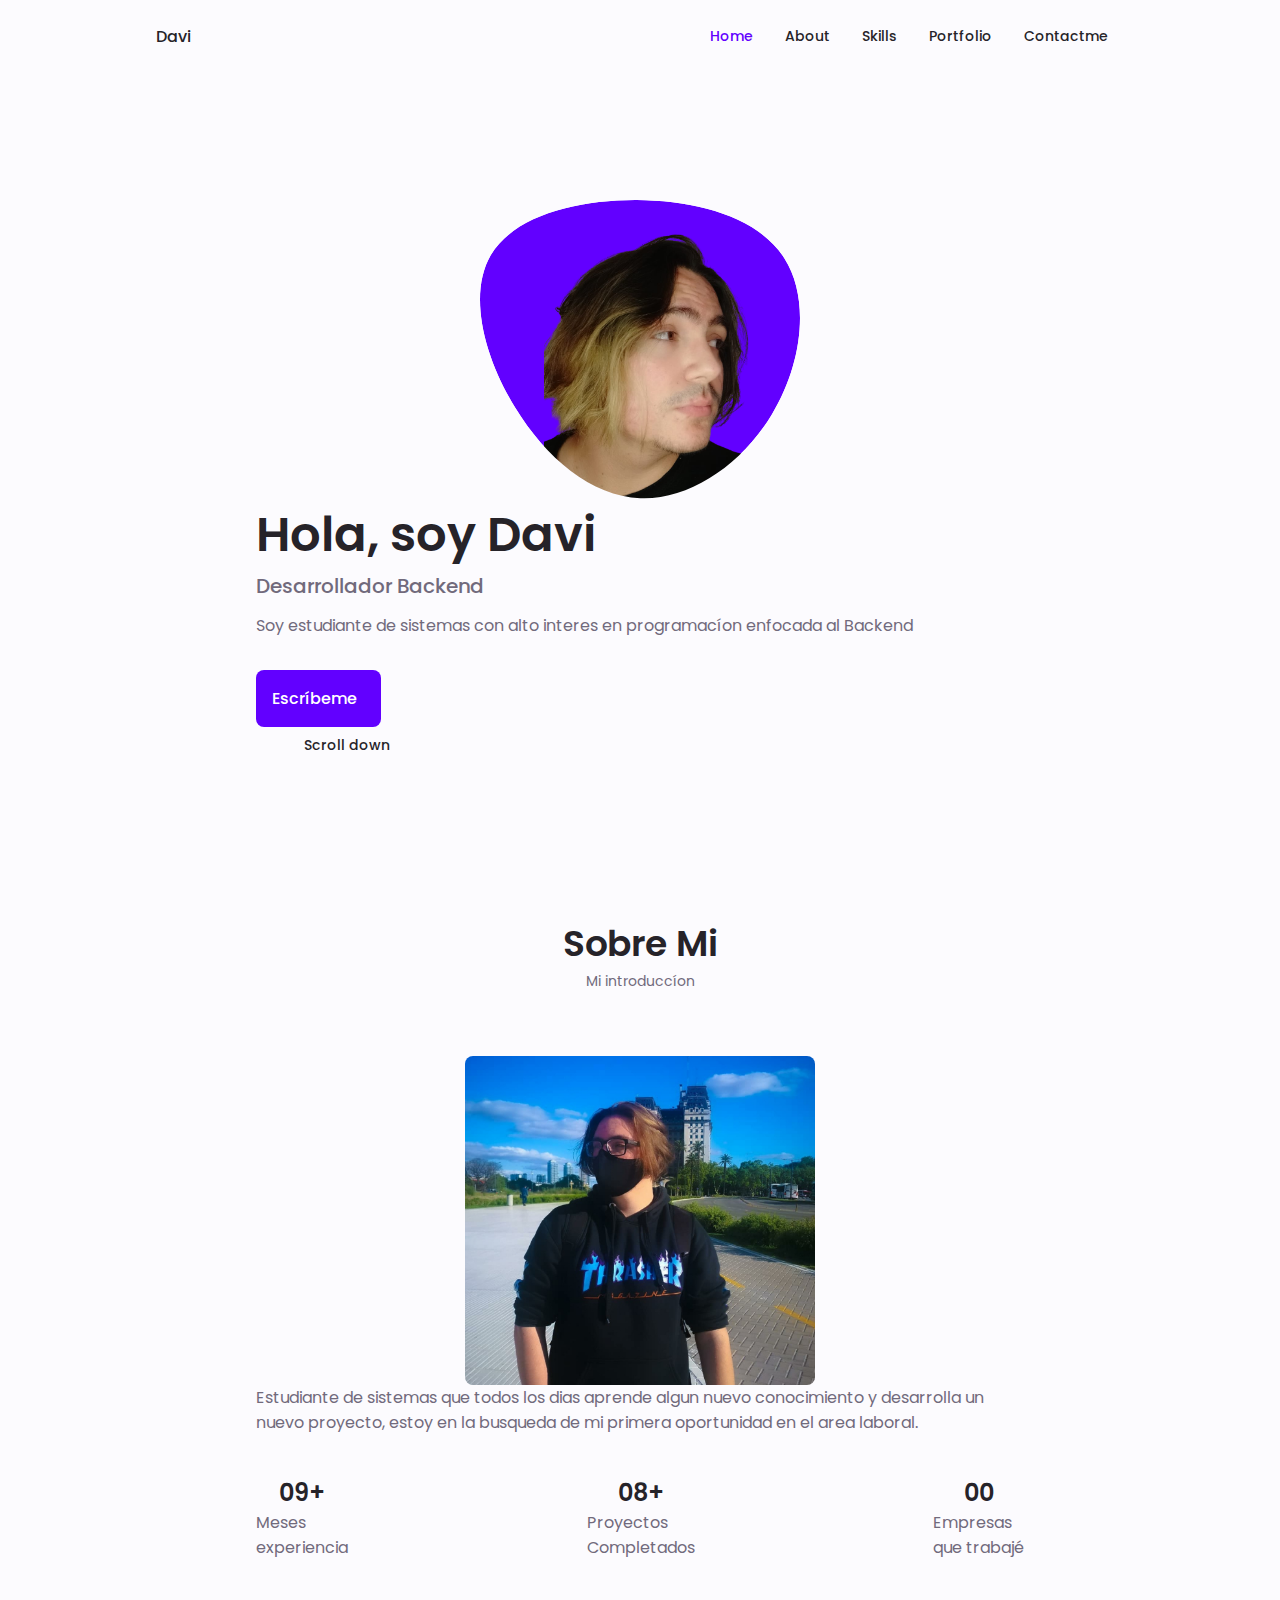
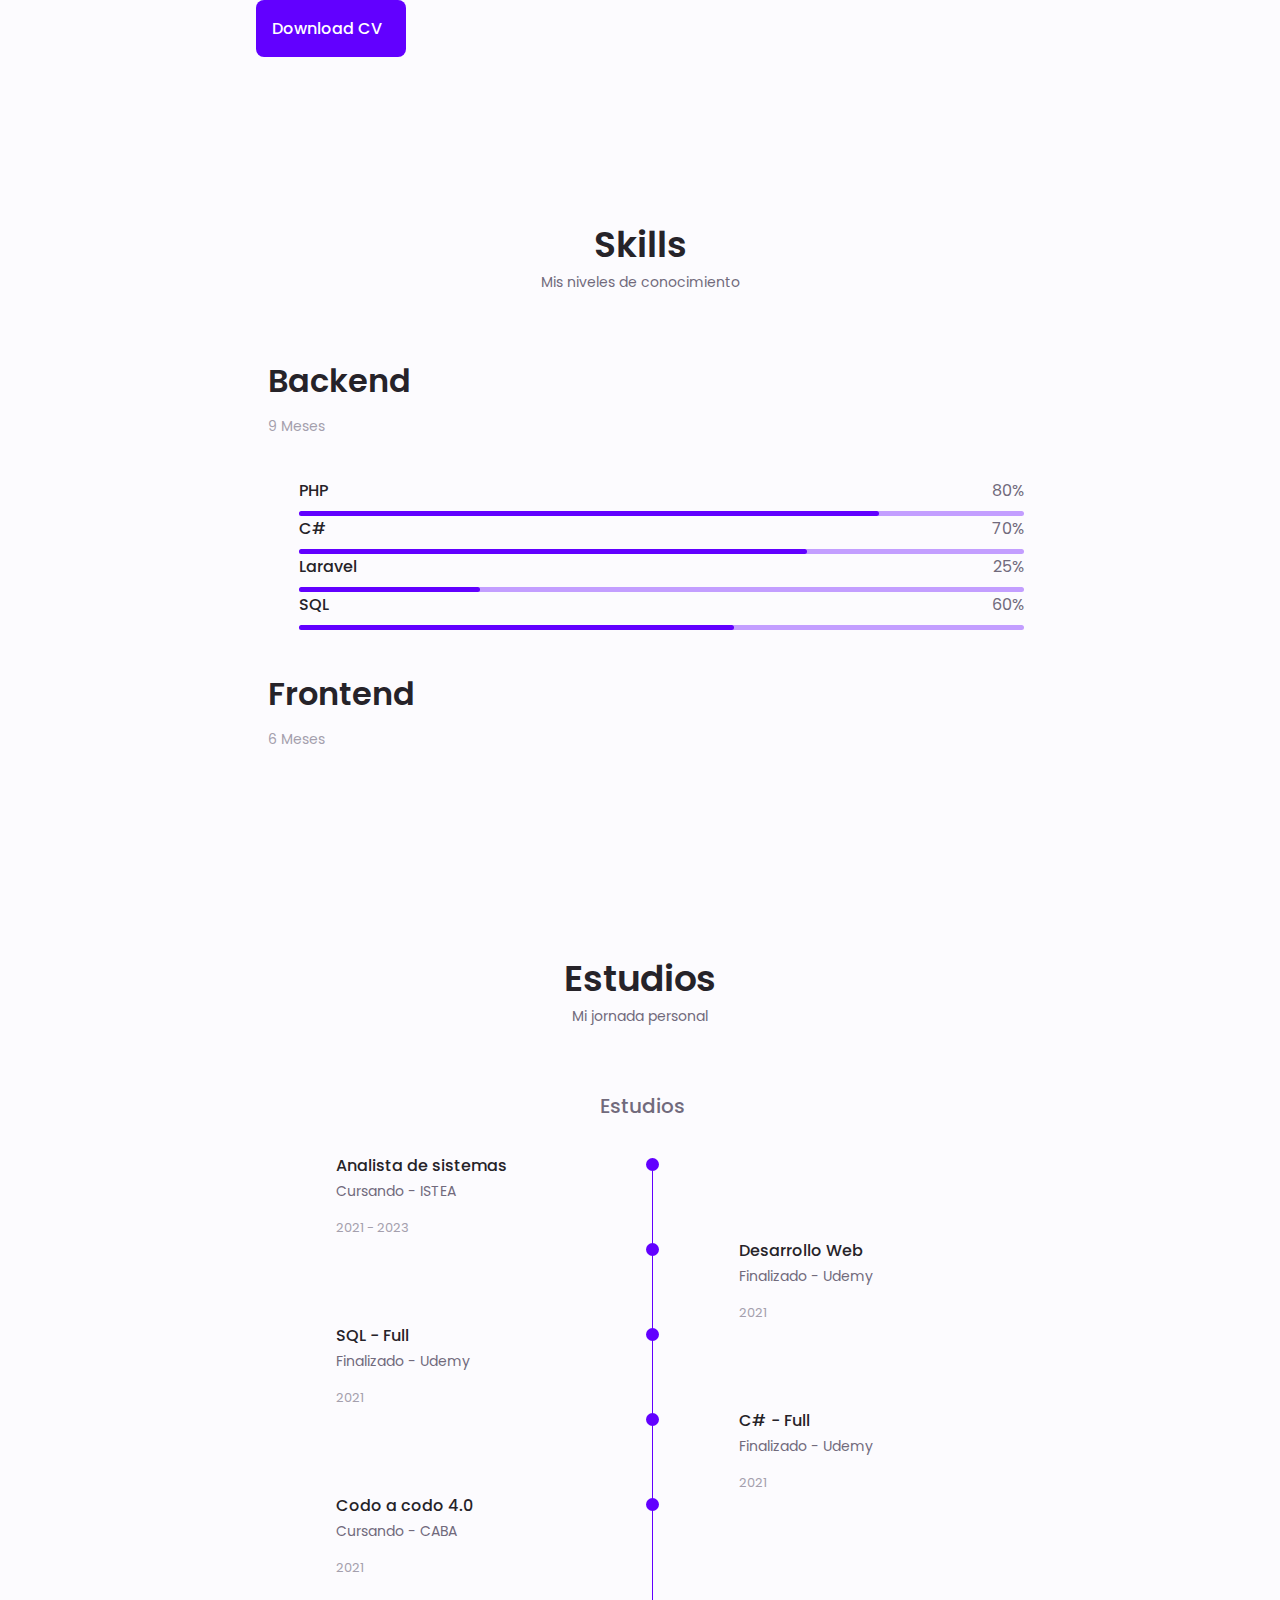
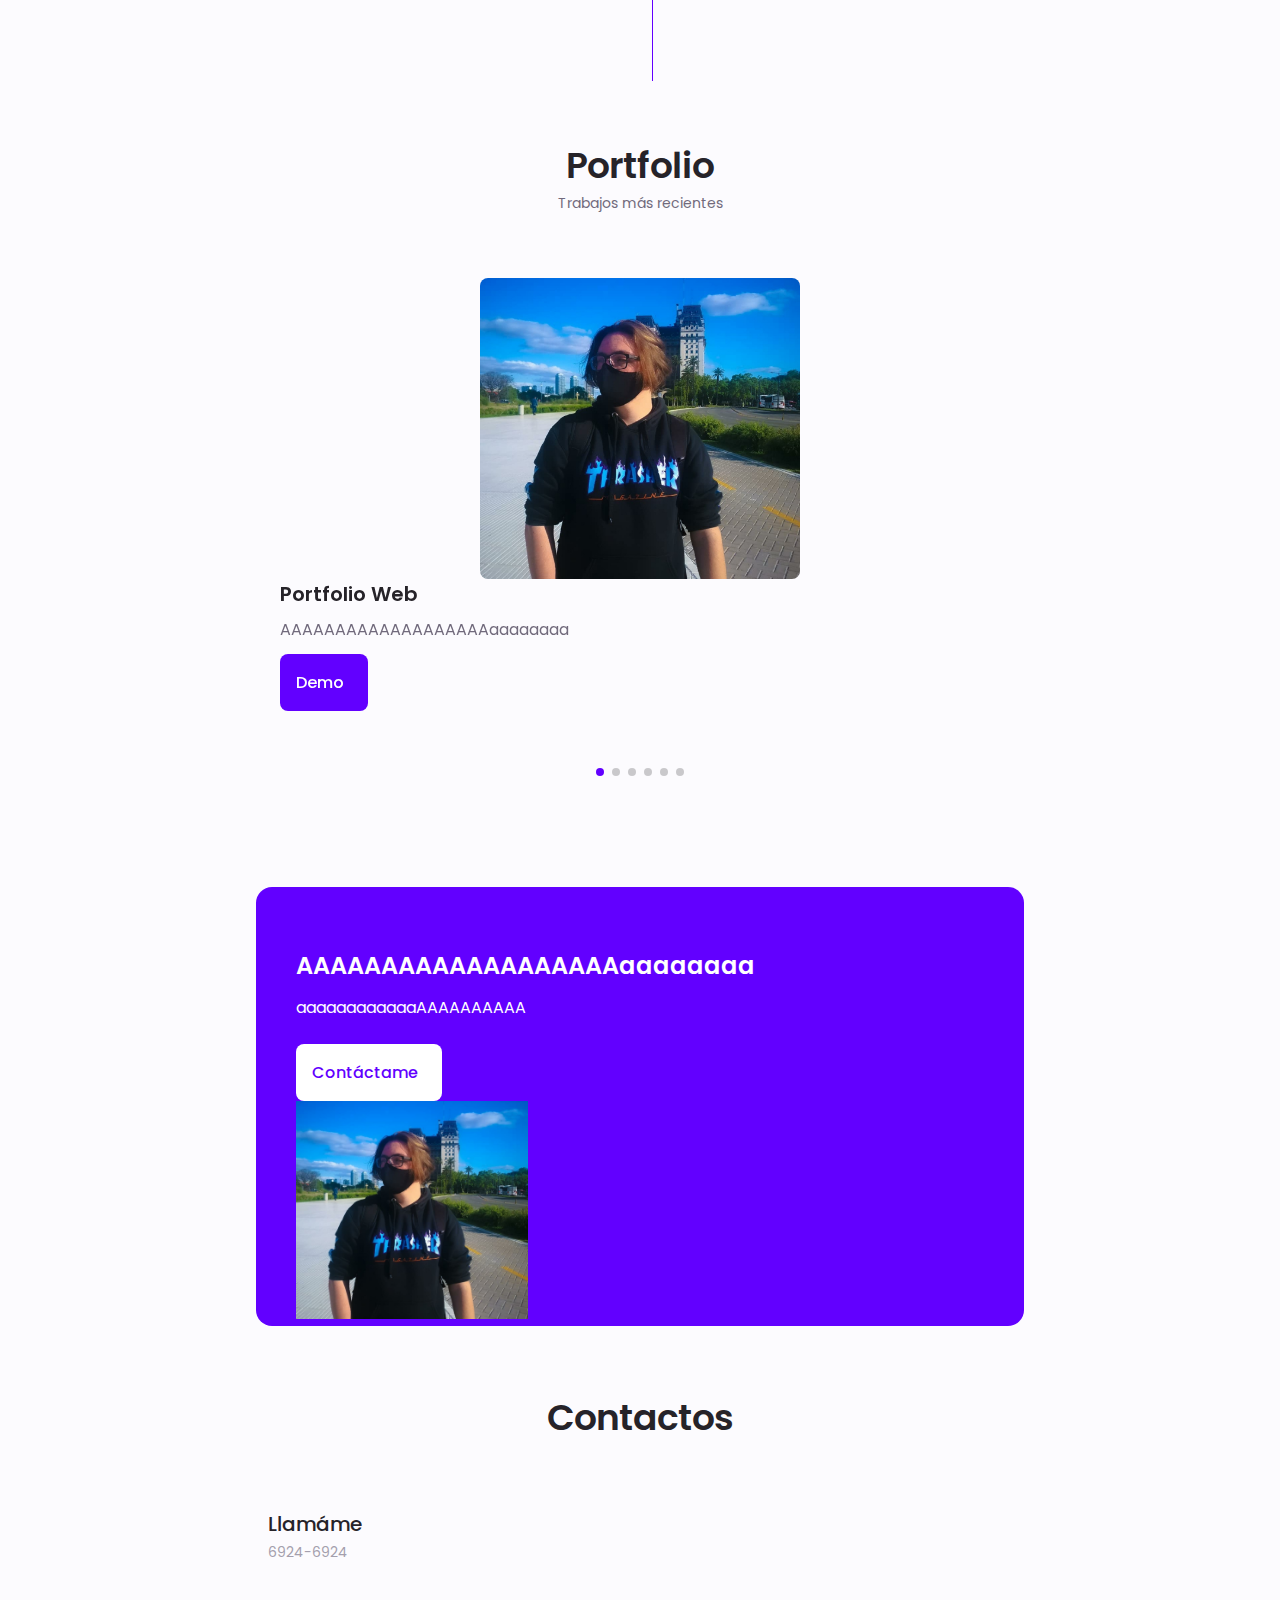
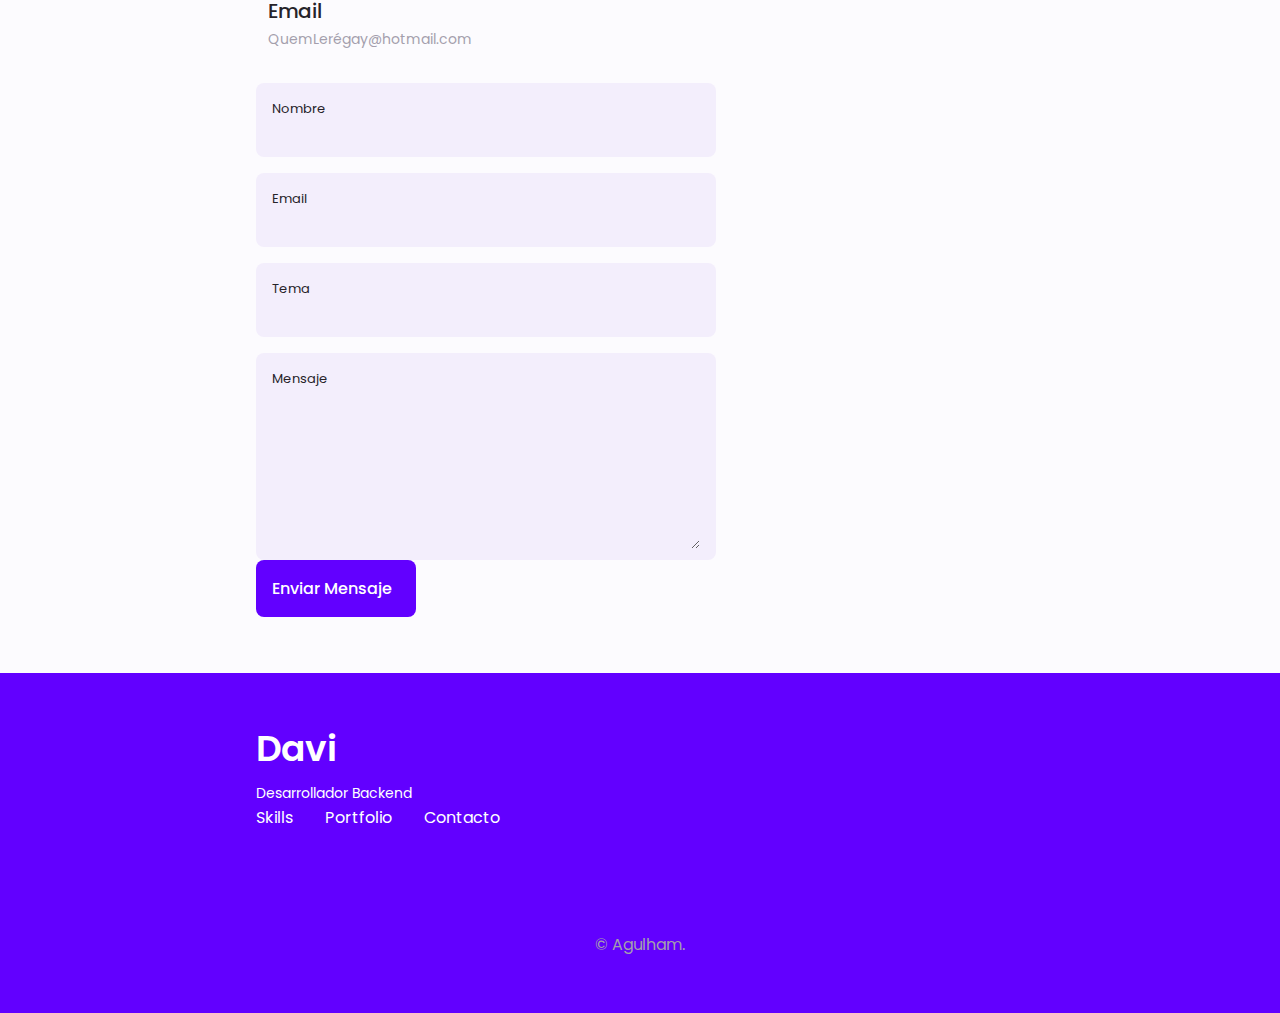
<file: Portfolio web/index.html>
<!DOCTYPE html>
<html lang="en">
<head>
    <meta charset="UTF-8">
    <meta name="viewport" content="width=device-width, initial-scale=1.0">
    
    <!--====================== Unicons ===============-->
    <link rel="stylesheet" href="https://unicons.iconscout.com/release/v4.0.0/css/line.css">

    <!--===================== Swiper Css =============-->
    <link rel="stylesheet" href="assets/css/swiper-bundle.min.css">

    <!--===================== Css ====================-->
    <link rel="stylesheet" href="assets/css/styles.css"> 
    
    <title>Mi Portfolio</title>
</head>
<body>
    <!--===================== Header ====================-->
    <header class="header" id="header">
        <nav class="nav container">
            <a href="#" class="nav__logo">Davi</a>

            <div class="nav__menu" id="nav-menu">
                <ul class="nav__list grid">
                  <li class="nav__item">
                      <a href="#home" class="nav__link active-link">
                        <i class="uil uil-estate nav__icon"></i> Home
                      </a>
                  </li>
                  <li class="nav__item">
                    <a href="#about" class="nav__link">
                        <i class="uil uil-user nav__icon"></i> About
                    </a>
                </li>
                <li class="nav__item">
                    <a href="#skills" class="nav__link">
                        <i class="uil uil-file-alt nav__icon"></i> Skills
                    </a>
                </li>             
                <li class="nav__item">
                    <a href="#portfolio" class="nav__link">
                        <i class="uil uil-scenery nav__icon"></i> Portfolio
                    </a>
                </li>
                <li class="nav__item">
                    <a href="#contact" class="nav__link">
                        <i class="uil uil-message nav__icon"></i> Contactme
                    </a>
                </li>
                </ul>
                <i class="uil uil-times nav__close" id="nav-close"></i>
            </div>

            <div class="nav__btns">
                <!-- Theme change button -->
                <i class="uil uil-moon change-theme" id="theme-button"></i>


                <div class="nav__toggle" id="nav-toggle">
                    <i class="uil uil-apps"></i>
                </div>
            </div>           
        </nav>
    </header>

    <!--===================== Main =====================-->
    <main class="main">
        <!--==================== HOME =======================-->
        <section class="home section" id="home">
            <div class="home__container container grid">
                <div class="home__content grid">
                    <div class="home__social">
                        <a href="https://www.linkedin.com/in/davi-agulham-7669a9204/" target="_blank" class="home__social-icon">
                            <i class="uil uil-linkedin-alt"></i>
                        </a>

                        <a href="https://github.com/DaviAgulham" target="_blank" class="home__social-icon">
                            <i class="uil uil-github-alt"></i>
                        </a>
                    </div>
                    <!--FOTO DE PERFIL ARRUMA ESSA CARALHA FILHO DA PUTA-->
                    <div class="home__img">
                        <svg class="home__blob" viewBox="0 0 200 187" xmlns="http://www.w3.org/2000/svg" xmlns:xlink="http://www.w3.org/1999/xlink">
                            <mask id="mask0" mask-type="alpha">
                                <path d="M190.312 36.4879C206.582 62.1187 201.309 102.826 182.328 134.186C163.346 165.547 
                                130.807 187.559 100.226 186.353C69.6454 185.297 41.0228 161.023 21.7403 129.362C2.45775 
                                97.8511 -7.48481 59.1033 6.67581 34.5279C20.9871 10.1032 59.7028 -0.149132 97.9666 
                                0.00163737C136.23 0.303176 174.193 10.857 190.312 36.4879Z"/>
                            </mask>
                            <g mask="url(#mask0)">
                                <path d="M190.312 36.4879C206.582 62.1187 201.309 102.826 182.328 134.186C163.346 
                                165.547 130.807 187.559 100.226 186.353C69.6454 185.297 41.0228 161.023 21.7403 
                                129.362C2.45775 97.8511 -7.48481 59.1033 6.67581 34.5279C20.9871 10.1032 59.7028 
                                -0.149132 97.9666 0.00163737C136.23 0.303176 174.193 10.857 190.312 36.4879Z"/>

                                <image class="home__blob-img" x='40' y='-31' xlink:href="assets/img/foto3.png"/>
                            </g>
                        </svg>                       
                    </div>

                    <div class="home__data">
                        <h1 class="home__title">Hola, soy Davi</h1>
                        <h3 class="home__subtitle">Desarrollador Backend</h3>
                        <p class="home__description">Soy estudiante de sistemas con alto interes en programacíon enfocada al Backend</p>
                        <a href="#contact" class="button button--flex">             
                            Escríbeme<i class="uil uil-message-message button__icon"></i>
                        </a>
                    </div>
                </div>

                <div class="home__scroll">
                    <a href="#about" class="home__scroll-button button--flex">
                        <i class="uil uil-mouse-alt-2 home__scroll-mouse"></i>
                        <span class="home__scroll-name">Scroll down</span>
                        <i class="uil uil-arrow-down home__scroll-arrow"></i>
                    </a>
                </div>     
            </div>
        </section>

        <!--====================== ABOUT =======================-->
        <section class="about section" id="about">
            <h2 class="section__title">Sobre Mi</h2>
            <span class="section__subtitle">Mi introduccíon</span>

            <div class="about__container container grid">
                <img src="assets/img/foto4.jpg" alt="" class="about__img">

                <div class="about__data">
                    <p class="about__description">
                        Estudiante de sistemas que todos los dias aprende algun nuevo conocimiento
                         y desarrolla un nuevo proyecto, estoy en la busqueda de mi primera oportunidad
                         en el area laboral.
                    </p>
                    <div class="about__info">
                        <div>
                            <span class="about__info-title">09+</span>
                            <span class="abou__info-name">Meses <br> experiencia</span>
                        </div>

                        <div>
                            <span class="about__info-title">08+</span>
                            <span class="abou__info-name">Proyectos <br> Completados</span>
                        </div>

                        <div>
                            <span class="about__info-title">00</span>
                            <span class="abou__info-name">Empresas <br> que trabajé</span>
                        </div>
                    </div>

                    <div class="about__buttons">
                        <a download="" href="assets/pdf/CvDaviAgulham.pdf" class="button button--flex">
                            Download CV<i class="uil uil-download-alt button__icon"></i>
                        </a>
                    </div>
                </div>
            </div>
        </section>

        <!--====================== SKILLS =======================-->
        <section class="skills section" id="skills">
            <h2 class="section__title">Skills</h2>
            <span class="section__subtitle">Mis niveles de conocimiento</span>

            <div class="skills__container container grid">
                <div>
                    <!--====================== SKILLS 1=======================-->
                    <div class="skills__content skills__open">
                        <div class="skills__header">
                            <i class="uil uil-server skills__icon"></i>

                            <div>
                                <h1 class="skills__titles">Backend</h1>
                                <span class="skills__subtitle">9 Meses</span>
                            </div>

                            <i class="uil uil-angle-down skills__arrow"></i>
                         </div>

                         <div class="skills__list grid">
                             <div class="skills__data">
                                 <div class="skills__titles">
                                     <h3 class="skills__name">PHP</h3>
                                     <span class="skills__number">80%</span>
                                 </div>
                                 <div class="skills__bar">
                                     <span class="skills__percentage skills__php"></span>
                                 </div>
                             </div>

                             <div class="skills__data">
                                <div class="skills__titles">
                                    <h3 class="skills__name">C#</h3>
                                    <span class="skills__number">70%</span>
                                </div>
                                <div class="skills__bar">
                                    <span class="skills__percentage skills__csharp"></span>
                                </div>
                            </div>

                            <div class="skills__data">
                                <div class="skills__titles">
                                    <h3 class="skills__name">Laravel</h3>
                                    <span class="skills__number">25%</span>
                                </div>
                                <div class="skills__bar">
                                    <span class="skills__percentage skills__laravel"></span>
                                </div>
                            </div>

                            <div class="skills__data">
                                <div class="skills__titles">
                                    <h3 class="skills__name">SQL</h3>
                                    <span class="skills__number">60%</span>
                                </div>
                                <div class="skills__bar">
                                    <span class="skills__percentage skills__sql"></span>
                                </div>
                            </div>

                         </div>
                    </div>
                    <!--====================== SKILLS 2=======================-->
                    <div class="skills__content skills__close">
                        <div class="skills__header">
                            <i class="uil uil-brackets-curly skills__icon"></i>

                            <div>
                                <h1 class="skills__titles">Frontend</h1>
                                <span class="skills__subtitle">6 Meses</span>
                            </div>

                            <i class="uil uil-angle-down skills__arrow"></i>
                         </div>

                         <div class="skills__list grid">
                             <div class="skills__data">
                                 <div class="skills__titles">
                                     <h3 class="skills__name">HTML</h3>
                                     <span class="skills__number">75%</span>
                                 </div>
                                 <div class="skills__bar">
                                     <span class="skills__percentage skills__html"></span>
                                 </div>
                             </div>

                             <div class="skills__data">
                                <div class="skills__titles">
                                    <h3 class="skills__name">CSS</h3>
                                    <span class="skills__number">55%</span>
                                </div>
                                <div class="skills__bar">
                                    <span class="skills__percentage skills__css"></span>
                                </div>
                            </div>

                            <div class="skills__data">
                                <div class="skills__titles">
                                    <h3 class="skills__name">JavaScript</h3>
                                    <span class="skills__number">30%</span>
                                </div>
                                <div class="skills__bar">
                                    <span class="skills__percentage skills__js"></span>
                                </div>
                            </div>

                            <div class="skills__data">
                                <div class="skills__titles">
                                    <h3 class="skills__name">Bootstrap</h3>
                                    <span class="skills__number">40%</span>
                                </div>
                                <div class="skills__bar">
                                    <span class="skills__percentage skills__bootstrap"></span>
                                </div>
                            </div>

                         </div>
                    </div>
                </div>
            </div>
        </section>

        <!--==================== QUALIFICATIONS =================-->
        <section class="qualification section">
            <h2 class="section__title">Estudios</h2>
            <span class="section__subtitle">Mi jornada personal</span>

            <div class="qualification__container container">
                <div class="qualification__tabs">
                    <div class="qualification__button button--flex">
                        <i class="uil uil-graduation-cap qualification__icon"></i>
                        Estudios
                    </div>
                </div>

                <div class="qualification__section">
                    <!--==================== QUALIFICATIONS Contenido =================-->
                    <div class="qualification__content">
                        <!--==================== QUALIFICATION 1 =================-->
                        <div class="qualification__data">
                            <div>
                                <h3 class="qualification__title">Analista de sistemas</h3>
                                <span class="qualification__subtitle">Cursando - ISTEA</span>
                                <div class="qualification__calendar">
                                    <i class="uil uil-schedule"></i>
                                    2021 - 2023
                                </div>                             
                            </div>
                            <div>
                                <span class="qualification__rounder"></span>
                                <span class="qualification__line"></span>
                            </div>
                        </div>

                        <!--==================== QUALIFICATION 2 =================-->
                        <div class="qualification__data">
                            <div></div>

                            <div>
                                <span class="qualification__rounder"></span>
                                <span class="qualification__line"></span>
                            </div>

                            <div>
                                <h3 class="qualification__title">Desarrollo Web</h3>
                                <span class="qualification__subtitle">Finalizado - Udemy</span>
                                <div class="qualification__calendar">
                                    <i class="uil uil-schedule"></i>
                                    2021
                                </div>
                            </div>    
                        </div>

                        <!--==================== QUALIFICATION 3 =================-->
                        <div class="qualification__data">                      
                            <div>
                                <h3 class="qualification__title">SQL - Full</h3>
                                <span class="qualification__subtitle">Finalizado - Udemy</span>
                                <div class="qualification__calendar">
                                    <i class="uil uil-schedule"></i>
                                    2021
                                </div>                             
                            </div>  
                            <div>
                                <span class="qualification__rounder"></span>
                                <span class="qualification__line"></span>
                            </div>                        
                        </div>

                        <!--==================== QUALIFICATION 4 =================-->
                        <div class="qualification__data">
                            <div></div>

                            <div>
                                <span class="qualification__rounder"></span>
                               <!-- <span class="qualification__line"></span> --> 
                            </div>

                            <div>
                                <h3 class="qualification__title">C# - Full</h3>
                                <span class="qualification__subtitle">Finalizado - Udemy</span>
                                <div class="qualification__calendar">
                                    <i class="uil uil-schedule"></i>
                                    2021
                                </div>                            
                            </div>
                        </div>

                        <!--==================== QUALIFICATION 5 =================-->
                        <div class="qualification__data">                          
                            <div>
                                <h3 class="qualification__title">Codo a codo 4.0</h3>
                                <span class="qualification__subtitle">Cursando - CABA</span>
                                <div class="qualification__calendar">
                                    <i class="uil uil-schedule"></i>
                                    2021
                                </div>                                                             
                            </div>

                            <div>
                                <span class="qualification__rounder"></span>
                                <span class="qualification__line"></span>
                            </div>
                        </div>
                    </div>
                </div>
            </div>
        </section>

        <!--====================== SERVICES Futuramente ====================-->


        <!--====================== PORTFOLIO ====================-->
        <section class="portfolio section" id="portfolio">
            <h2 class="section__title">Portfolio</h2>
            <span class="section__subtitle">Trabajos más recientes</span>

            <div class="portfolio__container container swiper-container">
                <div class="swiper-wrapper">
                    <!--====================== PORTFOLIO 1 ====================-->
                    <div class="portfolio__content grid swiper-slide">
                        <img src="assets/img/foto4.jpg" alt="" class="portfolio__img">

                        <div class="portfolio__data">
                            <h3 class="portfolio__title">Portfolio Web</h3>
                            <p class="portfolio__description">AAAAAAAAAAAAAAAAAAAaaaaaaaa</p>
                            <a href="#" class="button button--flex button--small portfolio__button">
                                Demo
                                <i class="uil uil-arrow-right button__icon"></i>
                            </a>
                        </div>
                    </div>
                     <!--====================== PORTFOLIO 2 ====================-->
                     <div class="portfolio__content grid swiper-slide">
                        <img src="assets/img/foto4.jpg" alt="" class="portfolio__img">

                        <div class="portfolio__data">
                            <h3 class="portfolio__title">Formulario del Desarrollador</h3>
                            <p class="portfolio__description">uhsabdiuhasdiashfia</p>
                            <a href="#" class="button button--flex button--small portfolio__button">
                                Demo
                                <i class="uil uil-arrow-right button__icon"></i>
                            </a>
                        </div>
                    </div>
                     <!--====================== PORTFOLIO 3 ====================-->
                     <div class="portfolio__content grid swiper-slide">
                        <img src="assets/img/foto4.jpg" alt="" class="portfolio__img">

                        <div class="portfolio__data">
                            <h3 class="portfolio__title">Formulario de registro PHP</h3>
                            <p class="portfolio__description">uhsabdiuhasdiashfia</p>
                            <a href="#" class="button button--flex button--small portfolio__button">
                                Demo
                                <i class="uil uil-arrow-right button__icon"></i>
                            </a>
                        </div>
                    </div>
                     <!--====================== PORTFOLIO 4 ====================-->
                     <div class="portfolio__content grid swiper-slide">
                        <img src="assets/img/foto4.jpg" alt="" class="portfolio__img">

                        <div class="portfolio__data">
                            <h3 class="portfolio__title">Sistema de Registro c#</h3>
                            <p class="portfolio__description">uhsabdiuhasdiashfia</p>
                            <a href="#" class="button button--flex button--small portfolio__button">
                                Demo
                                <i class="uil uil-arrow-right button__icon"></i>
                            </a>
                        </div>
                    </div>
                     <!--====================== PORTFOLIO 5 ====================-->
                     <div class="portfolio__content grid swiper-slide">
                        <img src="assets/img/foto4.jpg" alt="" class="portfolio__img">

                        <div class="portfolio__data">
                            <h3 class="portfolio__title">Simulador de msn</h3>
                            <p class="portfolio__description">uhsabdiuhasdiashfia</p>
                            <a href="#" class="button button--flex button--small portfolio__button">
                                Demo
                                <i class="uil uil-arrow-right button__icon"></i>
                            </a>
                        </div>
                    </div>
                     <!--====================== PORTFOLIO 6 ====================-->
                     <div class="portfolio__content grid swiper-slide">
                        <img src="assets/img/foto4.jpg" alt="" class="portfolio__img">

                        <div class="portfolio__data">
                            <h3 class="portfolio__title">Juego de la OCA</h3>
                            <p class="portfolio__description">uhsabdiuhasdiashfia</p>
                            <a href="#" class="button button--flex button--small portfolio__button">
                                Demo
                                <i class="uil uil-arrow-right button__icon"></i>
                            </a>
                        </div>
                    </div>
                </div>
                <!--Agregar Arrows-->
                <div class="swiper-button-next">
                    <i class="uil uil-angle-right-b swiper-portfolio-icon"></i>
                </div>
                <div class="swiper-button-prev">
                    <i class="uil uil-angle-left-b swiper-portfolio-icon"></i>
                </div>
                
                <!--Adicionar Pagination-->
                <div class="swiper-pagination"></div>
            </div>
        </section>

        <!--====================== Future Projects ====================-->
        <section class="project section">
            <div class="project__bg">
                <div class="project__container container grid">
                    <div class="project__data">
                        <h2 class="project__title">AAAAAAAAAAAAAAAAAAAaaaaaaaa</h2>
                        <p class="project__description">aaaaaaaaaaaaAAAAAAAAAA</p>
                        <a href="#contact" class="button button--flex button--white">
                            Contáctame
                            <i class="uil uil-message project__icon button__icon"></i>
                        </a>
                    </div>
                    <img src="assets/img/foto4.jpg" alt="" class="project__img">
                </div>
            </div>
        </section>

        <!--====================== Contacto ====================-->
        <section class="contact sesion">
            <h2 class="section__title">Contactos</h2>
            <span class="section__subtitle"></span>

            <div class="contact__container container grid">
                <div>
                    <div class="contact__information">
                        <i class="uil uil-phone contact__icon"></i>

                        <div>
                            <h3 class="contact__title">Llamáme</h3>
                            <span class="contact__subtitle">6924-6924</span>
                        </div>
                    </div>

                    <div class="contact__information">
                        <i class="uil uil-at contact__icon"></i>

                        <div>
                            <h3 class="contact__title">Email</h3>
                            <span class="contact__subtitle">QuemLerégay@hotmail.com</span>
                        </div>
                    </div>      
                </div>
                <form action="" class="contact__form grid">
                    <div class="contact__inputs grid">
                        <div class="contact__content">
                            <label for="" class="contact__label">Nombre</label>
                            <input type="text" class="contact__input">
                        </div>
                        <div class="contact__content">
                            <label for="" class="contact__label">Email</label>
                            <input type="email" class="contact__input">
                        </div>
                    </div>
                    <div class="contact__content">
                        <label for="" class="contact__label">Tema</label>
                        <input type="text" class="contact__input">
                    </div>
                    <div class="contact__content">
                        <label for="" class="contact__label">Mensaje</label>
                        <textarea name="" id="" cols="0" rows="7" class="contact__input"></textarea>
                    </div>

                    <div>
                        <a href="#" class="button button--flex">
                            Enviar Mensaje
                            <i class="uil uil-message button__icon"></i>
                        </a>
                    </div>
                </form>
            </div>
        </section>

    </main>


    <!--===================== Footer ====================-->
    <footer class="footer">
        <div class="footer__bg">
            <div class="footer__container container grid">
               <div>
                   <h1 class="footer__title">Davi</h1>
                   <span class="footer__subtitle">Desarrollador Backend</span>
               </div> 

               <ul class="footer__links">
                   <li>
                    <a href="#skills" class="footer__link">Skills</a>
                   </li>                 
                   <li>
                       <a href="#portfolio" class="footer__link">Portfolio</a>
                   </li>
                   <li>
                       <a href="#contact" class="footer__link">Contacto</a>
                   </li>
               </ul>

               <div class="footer__socials">
                   <a href="https://www.instagram.com/davi_agulham/" target="blank" class="footer__social">
                      <i class="uil uil-instagram"></i>
                   </a>

                   <a href="https://www.linkedin.com/in/davi-agulham-7669a9204/" target="blank" class="footer__social">
                      <i class="uil uil-linkedin"></i>
                   </a>

                   <a href="https://github.com/DaviAgulham" target="blank" class="footer__social">
                      <i class="uil uil-github"></i>
                  </a>
               </div>
            </div>

            <p class="footer__copy">&#169; Agulham.</p>
        </div>
    </footer>

    <!--====================== Scroll Top ====================-->
    <a href="#" class="scrollup" id="scroll-up">
        <i class="uil uil-arrow-up scrollup__icon"></i>
    </a>
    
    <!--===================== Swiper Js ====================-->
    <script src="assets/js/swiper-bundle.min.js"></script>  

    <!--===================== Main Js ====================-->
    <script src="assets/js/main.js"></script>


</body>
</html>
</file>
<file: Portfolio web/assets/css/styles.css>
/*=================== Google Fonts =============*/
@import url('https://fonts.googleapis.com/css2?family=Poppins:wght@400;500;600&display=swap');

/*=================== Variables Css =============*/
:root{
    --header-height: 3rem;

    /*==== Colors ====*/
    /*==== Change color ====*/
    --hue-color: 263; /*Purple 250 - Green 142 - Blue 230 - Pink 340*/

    /* HSL color mode */
    --first-color: hsl(var(--hue-color), 100%, 50%) ;
    --first-color-second: hsl(var(--hue-color), 100%, 50%);
    --first-color-alt: hsl(var(--hue-color), 90%, 45%);
    --first-color-lighter: hsl(var(--hue-color), 100%, 81%);
    --title-color: hsl(var(--hue-color), 8%, 15%);
    --text-color: hsl(var(--hue-color), 8%, 45%);
    --text-color-light: hsl(var(--hue-color), 8%, 65%);
    --input-color: hsl(var(--hue-color), 70%, 96%);
    --body-color: hsl(var(--hue-color), 60%, 99%);
    --container-color: #fff;
    --scroll-bar-color: hsl(var(--hue-color), 12%, 90%);
    --scroll-thumb-color: hsl(var(--hue-color), 12%, 80%);

    /*=============== Font and typography =================*/
    --body-font:'Poppins', sans-serif;
    
    /* .5rem = 8pc, 1rem = 16px, 1.5rem = 24px  */
    --big-font-size: 2rem;
    --h1-font-size: 1.5rem;
    --h2-font-size: 1.25rem;
    --h3-font-size: 1.125rem;
    --normal-font-size: .983rem;
    --small-font-size: .813rem;
    --smaller-font-size: .75rem;

    /*============= Font Weight ============*/
    --font-medium: 500;
    --font-semi-bold: 600;

    /*=========== Margenes Bottom =============*/
    /*.25rem = 4px, .5rem = 8px, .75rem = 12px .*/
    --mb-0-25: .25rem;
    --mb-0-5: .5rem;
    --mb-0-75: .75rem;
    --mb-1: 1rem;
    --mb-1-5: 1.5rem;
    --mb-2: 2rem;
    --mb-2-5: 2.5rem;
    --mb-3: 3rem;

    /*=========== z index =============*/
    --z-tooltip: 10;
    --z-fixed: 100;
    --z-modal: 1000;
}

/*Font size for large devices*/
@media screen and (min-width: 968px) {
    :root {
        --big-font-size: 3rem;
        --h1-font-size: 2.25rem;
        --h2-font-size: 1.5rem;
        --h3-font-size: 1.25rem;
        --normal-font-size: 1rem;
        --small-font-size: .875rem;
        --smaller-font-size: .813rem;
    }
}

/*=========== Variables Dark theme =============*/
body.dark-theme{
    /* HSL color mode */   
    --first-color-second: hsl(var(--hue-color), 61%, 7%);
    --title-color: hsl(var(--hue-color), 8%, 95%);
    --text-color: hsl(var(--hue-color), 8%, 75%);
    --input-color: hsl(var(--hue-color), 29%, 16%);
    --body-color: hsl(var(--hue-color), 28%, 12%);
    --container-color: hsl(var(--hue-color), 29%, 16%);
    --scroll-bar-color: hsl(var(--hue-color), 12%, 48%);
    --scroll-thumb-color: hsl(var(--hue-color), 12%, 36%);
}

/*=========== Button Dark/Light =============*/
.nav__btns{
    display: flex;
    align-items: center;
}

.change-theme{
    font-size: 1.25rem;
    color: var(--title-color);
    margin-right: var(--mb-1);
    cursor: pointer;
}

.change-theme:hover{
    color:var(--first-color)
}

/*================== BASE ===================*/
*{
    box-sizing: border-box;
    padding: 0;
    margin: 0;
}

html{
    scroll-behavior: smooth;
}

body{
    margin: 0 0 var(--header-height) 0;
    font-family: var(--body-font);
    font-size: var(--normal-font-size);
    background-color: var(--body-color);
    color: var(--text-color);
}

h1,h2,h3,h4{
    color: var(--title-color);
    font-weight: var(--font-semi-bold);
}

ul{
    list-style: none;
}

a{
    text-decoration: none;
}

img{
    max-width: 100%;
    height: auto;
}

/*====================== REUSABLE CSS CLASSES ==========================*/
.section{
    padding: 2rem 0 4rem;
}

.section__title{
    font-size: var(--h1-font-size);
}

.section__subtitle{
    display: block;
    font-size: var(--small-font-size);
    margin-bottom: var(--mb-3);
}

.section__title,
.section__subtitle{
    text-align: center;
}

/*========================== Layout ===============================*/
.container{
    max-width: 768px;
    margin-left: var(--mb-1-5);
    margin-right: var(--mb-1-5);
}

grid{
    display: grid;
    gap: 1.5rem;
}

.header{
    width: 100%;
    position: fixed;
    bottom: 0;
    left: 0;
    z-index: var(--z-fixed);
    background-color: var(--body-color);
}

/*========================== NAV ===============================*/
.nav{
    max-width: 968px;
    height: var(--header-height);
    display: flex;
    justify-content: space-between;
    align-items: center;
}

.nav__logo,
.nav__toggle{
    color: var(--title-color);
    font-weight: var(--font-medium);
}

.nav__logo:hover{
    color: var(--first-color); 
}

.nav__toggle{
    font-size: 1.1rem;
    cursor: pointer;
}

.nav__toggle:hover{
    color: var(--first-color);
    cursor: pointer;
}

@media screen and (max-width: 767px){
    .nav__menu{
        position: fixed;
        bottom: -100%;
        left: 0;
        width: 100%;
        background-color: var(--body-color);
        padding: 2rem 1.5rem 4rem;
        box-shadow: 0 -1px 4px rgba(0, 0, 0, .15);
        border-radius: 1.5rem 1.5rem 0 0;
        transition: .3s;
    }
}
/*ERROR?*/
.nav__list{
    grid-template-columns: repeat(3fr, 1fr);
    gap: 2rem;
}

.nav__link{
    display: flex;
    flex-direction: column;
    align-items: center;
    font-size: var(--small-font-size);
    color: var(--title-color);
    font-weight: var(--font-medium);
}

.nav__link:hover{
    color: var(--first-color);
}

.nav__icon{
    font-size: 1.2rem;
}

.nav__close{
    position: absolute;
    right: 1.3rem;
    bottom: .5rem;
    font-size: 1.5rem;
    cursor: pointer;
    color: var(--first-color);
}

.nav__close:hover{
    color: var(--first-color-alt);
}

/* Show menu */
.show-menu{
    bottom: 0;
}

/* Active link */
.active-link{
    color: var(--first-color);
}

/* Change background header */
.scroll-header{
    box-shadow: 0 -1px 4px rgba(0, 0, 0, .15);
}

/*======================== HOME =======================*/
.home__container{
    gap: 1rem;
}

.home__content{
    grid-template-columns: 0.5fr 3fr;
    padding-top: 3.5rem;
    align-items: normal;
}

.home__social{
    display: grid;
    grid-template-columns: max-content;
    row-gap: 1rem;
}

.home__social-icon{
    font-size: 1.25rem;
    color: var(--first-color);
}

.home__social-icon:hover{
    color: var(--first-color-alt);
}

.home__blob{
    width: 200px;
    fill:var(--first-color);
    display: block;
    margin-left: auto;
    margin-right: auto; 
}

.home__blob-img{
    width: 140px;
}

.home__data{
    grid-column: 1/3;
}

.home__title{
    font-size: var(--big-font-size);
}

.home__subtitle{
    font-size:var(--h3-font-size);
    color: var(--text-color);
    font-weight: var(--font-medium);
    margin-bottom: var(--mb-0-75);
}

.home__description{
    margin-bottom: var(--mb-2);
}

.home__scroll{
    display: none;
}

.home__scroll-button{
    color: var(--first-color);
    transition: .3s;
}

.home__scroll-button:hover{
    transform: translateY(.25rem);
}

.home__scroll-mouse{
    font-size: 2rem;
}

.home__scroll-name{
    font-size: var(--small-font-size);
    color: var(--title-color);
    font-weight: var(--font-medium);
    margin-right: var(--mb-0-25);
}

.home__scroll-arrow{
    font-size: 1.25rem;
}

/*======= BUTTONS =======*/
.button{
    display: inline-block;
    background-color: var(--first-color);
    color: #FFF;
    padding: 1rem;
    border-radius: .5rem;
    font-weight: var(--font-medium);
}

.button:hover{
    background-color: var(--first-color-alt);
}

.button__icon{
    font-size: 1.25rem;
    margin-left: var(--mb-0-5);
    transition: .3s;
}

.button--white{
    background-color: #FFF;
    color: var(--first-color);
}

.button--white:hover{
    background-color: #FFF;
}

.button--flex{
    display: inline-flex;
    align-items: center;
}

/*======================== ABOUT =======================*/
.about__img{
    width: 200px;
    border-radius: .5rem;
    display: block;
    margin-left: auto;
    margin-right: auto;
}

.about__description{
    text-align: center;
    margin-bottom: var(--mb-2-5);
}

.about__info{
    display: flex;
    justify-content: space-evenly;
    margin-bottom: var(--mb-2-5);
}

.about__info-title{
    font-size: var(--h2-font-size);
    font-weight: var(--font-semi-bold);
    color: var(--title-color);
}

.about__info-name{
    font-size: var(--smaller-font-size);
}

.about__info-title,
.about__info-name{
    display: block;
    text-align: center;
}

.about__buttons{
    display: flex;
    justify-content: center;
}
/*======================== SKILLS =======================*/
.skills__container{
    row-gap: 0;
}

.skills__header{
    display: flex;
    align-items: center;
    margin-bottom: var(--mb-2-5);
    cursor: pointer;
}

.skills__icon,
.skills__arrow{
    font-size: 2rem;
    color: var(--first-color);
}

.skills__icon{
    margin-right: var(--mb-0-75);
}

.skills__title{
    font-size: var(--h3-font-size);
}

.skills__subtitle{
    font-size: var(--small-font-size);
    color: var(--text-color-light);
}

.skills__arrow{
    margin-left: auto;
    transition: .4s;
}

.skills__list{
    row-gap: 1.5rem;
    padding-left: 2.7rem;
}

.skills__titles{
    display: flex;
    justify-content: space-between;
    margin-bottom: var(--mb-0-5);
}

.skills__name{
    font-size: var(--normal-font-size);
    font-weight: var(--font-medium);
}

.skills__bar,
.skills__percentage{
    height: 5px;
    border-radius: .25rem;
}

.skills__bar{
    background-color: var(--first-color-lighter);
}

.skills__percentage{
    display: block;
    background-color: var(--first-color);
}

.skills__php{
    width: 80%;
}
.skills__csharp{
    width: 70%;
}
.skills__laravel{
    width: 25%;
}
.skills__sql{
    width: 60%;
}
.skills__html{
    width: 75%;
}
.skills__css{
    width: 55%;
}
.skills__js{
    width: 30%;
}
.skills__bootstrap{
    width: 40%;
}

.skills__close .skills__list{
    height: 0;
    overflow: hidden;
}

.skills__open .skills__list{
    height: max-content;
    margin-bottom: var(--mb-2-5);
}

.skills__open .skills__arrow{
    transform: rotate(-180deg);
}

/*======================== QUALIFICATIONS =======================*/
.qualification__tabs{
    display: flex;
    justify-content: space-evenly;
    margin-bottom: var(--mb-2);
}

.qualification__button{
    font-size: var(--h3-font-size);
    font-weight: var(--font-medium);
    cursor: pointer;
}

.qualification__button:hover{
    color: var(--first-color);
}

.qualification__icon{
    font-size: 1.8rem;
    margin-right: var(--mb-0-25);
}

.qualification__data{
    display: grid;
    grid-template-columns: 1fr max-content 1fr;
    column-gap: 1.5rem;
    margin-left: 5rem;
}

.qualification__title{
    font-size: var(--normal-font-size);
    font-weight: var(--font-medium);
}

.qualification__subtitle{
    display: inline-block;
    font-size: var(--small-font-size);
    margin-bottom: var(--mb-1);
}

.qualification__calendar{
    font-size: var(--smaller-font-size);
    color: var(--text-color-light);
}

.qualification__rounder{
    display: inline-block;
    width: 13px;
    height: 13px;
    background-color: var(--first-color);
    border-radius: 50%;
    margin-right: 3.5rem;
}

.qualification__line{
    display: block;
    width: 1px;
    height: 200%;
    background-color: var(--first-color);
    transform: translate(6px, -7px);
}

/*======================== SERVICES =======================*/


/* Active Modal */


/*======================== Portfolio =======================*/
.section__title{
    margin-top: 2rem;
}
.portfolio__container{
    overflow: initial;
}

.portfolio__content{
    padding: 0 1.5rem;
}

.portfolio__img{
    width: 265px;
    border-radius: .5rem;
    display: block;
    margin-left: auto;
    margin-right: auto;
    
}

.portfolio__title{
    font-size: var(--h3-font-size);
    margin-bottom: var(--mb-0-5);
}

.portfolio__description{
    margin-bottom: var(--mb-0-75);
}

.portfolio__button:hover .button__icon{
    transform: translateX(.25rem);
}

.swiper-button-prev::after,
.swiper-button-next::after{
    content: '';
}

.swiper-portfolio-icon{
    font-size: 2rem;
    color: var(--first-color);
}

.swiper-button-prev{
    left: -.5rem;
}

.swiper-button-next{
    right: -.5rem;
}

.swiper-container-horizontal > .swiper-pagination-bullets{
    bottom: -2.5rem;
}

.swiper-pagination-bullet-active{
    background-color: var(--first-color);
}

.swiper-button-prev,
.swiper-button-next,
.swiper-pagination-bullet{
    outline: none;
}
/*======================== Proyectos futuros =======================*/
.project{
    text-align: center;
}

.project__bg{
    background-color: var(--first-color-second);
    padding-top: 3rem;
}

.project__title{
    font-size: var(--h2-font-size);
    margin-bottom: var(--mb-0-75);
}

.project__description{
    margin-bottom: var(--mb-1-5);
}

.project__title,
.project__description{
    color: #FFF;
}

.project__img{
    width: 232px;
    justify-self: center;
}
/*======================== Contacto =======================*/
.contact__container{
    row-gap: 3rem;
}

.contact__information{
    display: flex;
    margin-bottom: var(--mb-2);
}

.contact__icon{
    font-size: 2rem;
    color: var(--first-color);
    margin-right: var(--mb-0-75);
}

.contact__title{
    font-size: var(--h3-font-size);
    font-weight: var(--font-medium);
}

.contact__subtitle{
    font-size: var(--small-font-size);
    color: var(--text-color-light);
}

.contact__content{
    background-color: var(--input-color);
    border-radius: .5rem;
    padding: .75rem 1rem .25rem;
    margin-top: 1rem;
}

.contact__label{
    font-size: var(--smaller-font-size);
    color: var(--title-color);
}

.contact__input{
    width: 100%;
    background-color: var(--input-color);
    color: var(--text-color);
    font-family: var(--body-font);
    font-size: var(--small-font-size);
    border: none;
    outline: none;
    padding: .25rem .5rem .5rem 0;
}
/*======================== Footer =======================*/
.footer{
    padding-top: 3.5rem;
}

.footer__container{
    row-gap: 3.5rem;
}

.footer__bg{
    background-color: var(--first-color-second);
    padding: 2rem 0 3rem;
}

.footer__title{
    font-size: var(--h1-font-size);
    margin-bottom: var(--mb-0-25);
}

.footer__subtitle{
    font-size: var(--small-font-size);
}

.footer__links{
    display: flex;
    flex-direction: column;
    row-gap: 1.5rem;
}

.footer__link:hover{
    color: var(--first-color-lighter);
}

.footer__social{
    font-size: 1.25rem;
    margin-right: var(--mb-1-5);
}

.footer__social:hover{
    color: var(--first-color-lighter);
}

.footer__copy{
    text-align: center;
    color: var(--text-color-light);
    margin-top: var(--mb-3);
}

.footer__title,
.footer__subtitle,
.footer__link,
.footer__social{
    color: #FFF;
}

/*======================== Scroll Up =======================*/
.scrollup{
    position: fixed;
    right: 1rem;
    bottom: -20%;
    background-color: var(--first-color);
    opacity: .8;
    padding: 0 .3rem;
    border-radius: .4rem;
    z-index: var(--z-tooltip);
    transition: .4s;
}

.scrollup:hover{
    background-color: var(--first-color-alt);
}

.scrollup__icon{
    font-size: 1.5rem;
    color: #FFF;
}

/* Show Scroll */
.show-scroll{
    bottom: 5rem;
}

/*============ Media Queries =============*/
::-webkit-scrollbar{
    width: .60rem;
    background-color: var(--scroll-bar-color);
    border-radius: .5rem;
}

::-webkit-scrollbar-thumb{
    background-color: var(--scroll-thumb-color);
    border-radius: .5rem;
}

::-webkit-scrollbar-thumb:hover{
    background-color: var(--text-color-light);
}

/*======================== Media Queries =======================*/
/* For small devices */
@media screen and (max-width: 350px){
    .container{
        margin-left: var(--mb-1);
        margin-right: var(--mb-1);
    }

    .nav__menu{
        padding: 2rem .25rem 4rem;
    }
    .nav__list{
        column-gap: 0;
    }

    .home__content{
        grid-template-columns: .25fr 3fr;
    }
    .home__blob{
        width: 180px;
    }

    .skills__title{
        font-size: var(--normal-font-size);
    }

    .qualification__data{
        gap: .5rem;
    }

    .services__container{
        grid-template-columns: max-content;
        justify-content: center;
    }
    .services__content{
        padding-right: 3.5rem;
    }
    .service__modal{
        padding: 0 .5rem;
    }

    .project__img{
        width: 200px;
    }

    .testimonial__data
    .testimonial__header{
        flex-direction: column;
        align-items: center;
    }
    .testimonial__img{
        margin-right: 0;
        margin-bottom: var(--mb-0-25);
    }
    .testimonial__data,
    .testimonial__description{
        text-align: center;
    }
}

/* For medium devices */
@media screen and (min-widht: 568px){
    .home__content{
        grid-template-columns: max-content 1fr 1fr;
    }
    .home__data{
        grid-column: initial;
    }
    .home__img{
        order: 1;
        justify-self: center;
    }

    .about__container,
    .skills__container,
    .portfolio__content,
    .project__container,
    .contact__container,
    .footer__container{
        grid-template-columns: repeat(2,1fr);
    }

    .qualification__section{
        display: grid;
        grid-template-columns: .6fr;
        justify-content: center;
    }
}

@media screen and (min-width: 768px) {
    .container{
        margin-left: auto;
        margin-right: auto;
    }

    body{
        margin: 0;
    }

    .section{
        padding: 6rem 0 2rem;
    }
    .section__subtitle{
        margin-bottom: 4rem;
    }

    .header{
        top: 0;
        bottom: initial;
    }

    .header,
    .main,
    .footer__container{
        padding: 0 1rem;
    }

    .nav{
        height: calc(var(--header-height) + 1.5rem);
        column-gap: 1rem;
    }
    .nav__icon,
    .nav__close,
    .nav__toggle{
        display: none;
    }
    .nav__list{
        display: flex;
        column-gap: 2rem;
    }
    .nav__menu{
        margin-left: auto;
    }
    .change-theme{
        margin: 0;
    }

    .home__container{
        row-gap: 5rem;
    }
    .home__content{
        padding-top: 5.5rem;
        column-gap: 2rem;
    }
    .home__blob{
        width: 270px;
    }
    .home__scroll{
        display: block;
    }
    .home__scroll-button{
        margin-left: 3rem;
    }

    .about__container{
        column-gap: 5rem;
    }
    .about__img{
        width: 350px;    
    }
    .about__description{
        text-align: initial;
    }
    .about__info{
        justify-content: space-between;
    }
    .about__buttons{
        justify-content: initial;
    }

    .qualification__tabs{
        justify-content: center;
    }
    .qualification__button{
        margin: 0 var(--mb-1);
    }
    .qualification__section{
        grid-template-columns: .5fr;
    }

    .portfolio__img{
        width: 320px;
    }
    .portfolio__content{
        align-items: center;
    }

    .project{
        text-align: initial;
    }
    .project__bg{
        background: none;
    }
    .project__container{
        background-color: var(--first-color-second);
        border-radius: 1rem;
        padding: 3rem 2.5rem 0;
        grid-template-columns: 1fr max-content;
        column-gap: 3rem;
    }
    .project__data{
        padding-top: .8rem;
    }

    .footer__container{
        grid-template-columns: repeat(3, 1fr);
    }
    .footer__bg{
        padding: 3rem 0 3.5rem;
    }
    .footer__links{
        flex-direction: row;
        column-gap: 2rem;
    }
    .footer__social{
        justify-self: flex-end;
    }
    .footer__copy{
        margin-top: 4.5rem;
    }
}

/* For large devices */
@media screen and (min-width: 1024px) {
    .header,
    .main,
    .footer__container{
        padding: 0;
    }

    .home__blob{
        width: 320px;
    }
    .home__social{
        transform: translateX(-6rem);
    }

    .portfolio__content{
        column-gap: 5rem;
    }
    .swiper-portfolio-icon{
        font-size: 3.5rem;
    }
    .swiper-button-prev{
        left: -3.5rem;
    }
    .swiper-button-next{
        right: -3.5rem;
    }
    .swiper-container-horizontal > .swiper-pagination-bullets{
        bottom: -4.5rem;
    }

    .contact__form{
        width: 460px;
    }
    .contact__inputs{
        grid-template-columns: repeat(2, 1fr);
    }
}
</file>
